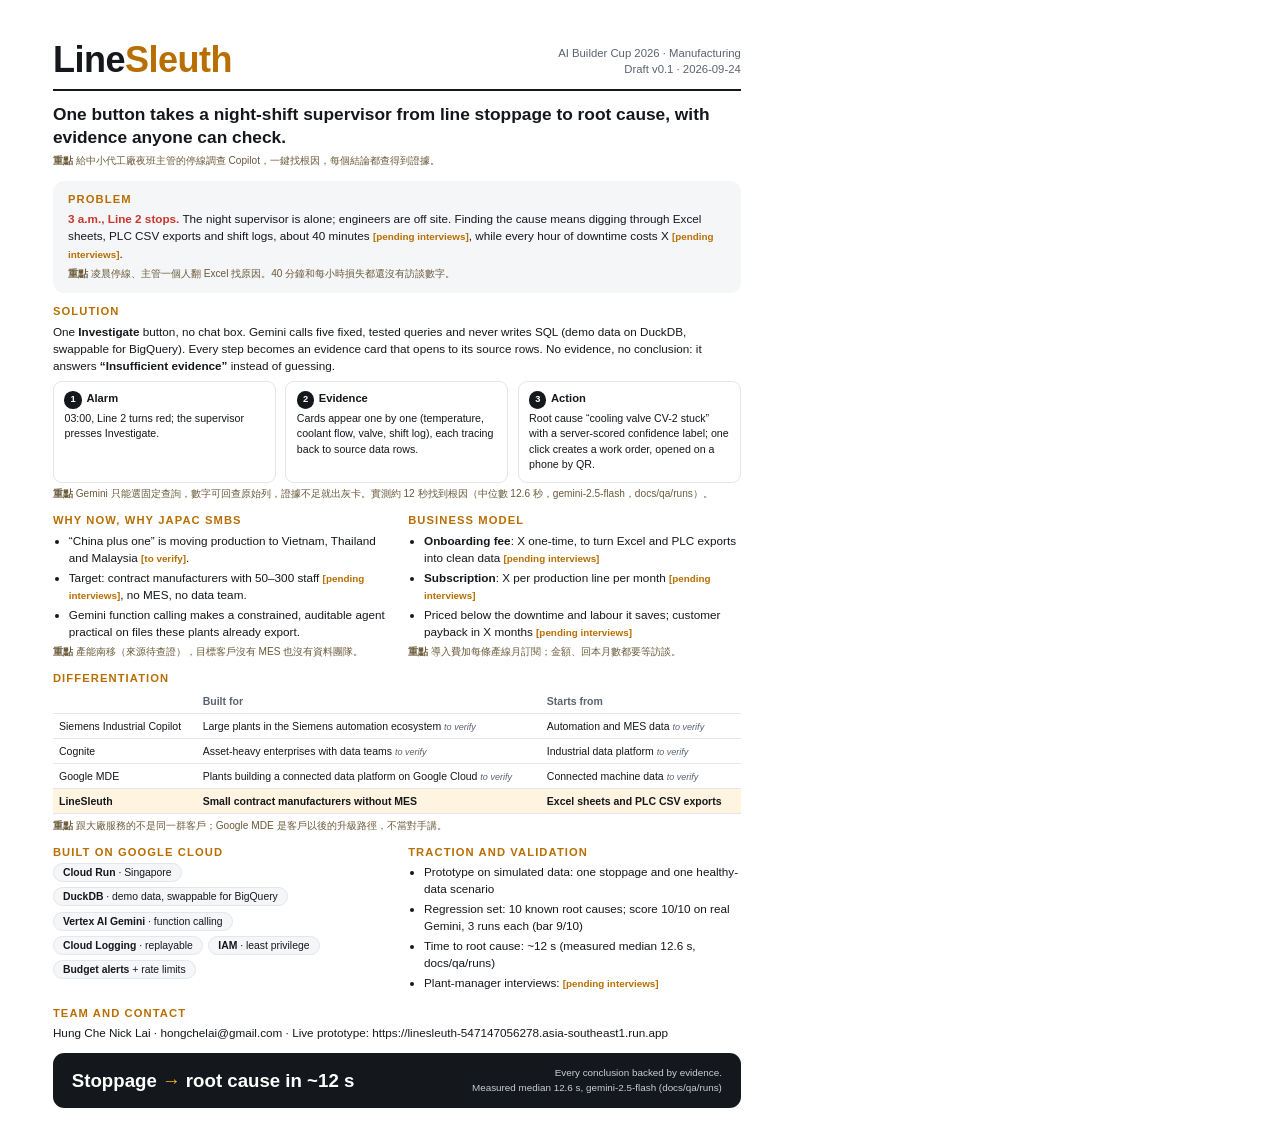
<file: docs/pitch/one-pager.html>
<!DOCTYPE html>
<html lang="en">
<head>
<meta charset="utf-8">
<title>LineSleuth One-Pager</title>
<!-- Print source for one-pager.pdf. Content mirrors one-pager.md (edit both). -->
<style>
  @page { size: A4; margin: 0; }
  :root {
    --ink: #14171c;
    --muted: #5b6270;
    --line: #e3e6eb;
    --amber: #b86e00;
    --amber-bg: #fff4e0;
    --red: #c9362c;
    --panel: #f5f6f8;
    --zh: #6a5a3a;
  }
  * { box-sizing: border-box; }
  html, body { margin: 0; background: #ffffff; color: var(--ink);
    font-family: "Inter", "Segoe UI", Arial, "Microsoft JhengHei", sans-serif; }
  .page { width: 210mm; height: 297mm; padding: 11mm 14mm 9mm; display: flex; flex-direction: column; gap: 3.2mm; overflow: hidden; }
  header { display: flex; justify-content: space-between; align-items: flex-end; border-bottom: 2px solid var(--ink); padding-bottom: 3mm; }
  .brand { font-size: 27pt; font-weight: 800; letter-spacing: -0.5px; line-height: 1; }
  .brand span { color: var(--amber); }
  .meta { text-align: right; font-size: 8.5pt; color: var(--muted); line-height: 1.45; }
  .headline { font-size: 13pt; font-weight: 650; line-height: 1.35; margin: 0; }
  .zh { font-size: 7.6pt; color: var(--zh); margin-top: 1.2mm; line-height: 1.45; }
  .zh::before { content: "重點 "; font-weight: 700; }
  .grid { display: grid; grid-template-columns: 1fr 1fr; gap: 4mm 6mm; }
  section h2 { font-size: 8.4pt; text-transform: uppercase; letter-spacing: 1.1px; color: var(--amber); margin: 0 0 1.4mm; font-weight: 800; }
  section p, section li { font-size: 8.8pt; line-height: 1.45; margin: 0; }
  section ul, section ol { margin: 0; padding-left: 4.2mm; }
  section li { margin-bottom: 0.8mm; }
  .problem { background: var(--panel); border-radius: 3mm; padding: 3.2mm 4mm; }
  .problem p strong { color: var(--red); }
  .demo { display: grid; grid-template-columns: repeat(3, 1fr); gap: 2.4mm; margin-top: 2mm; }
  .step { border: 1px solid var(--line); border-radius: 2.4mm; padding: 2.4mm 2.8mm; }
  .step b { display: block; font-size: 8.4pt; margin-bottom: 0.6mm; }
  .step .n { display: inline-block; width: 4.6mm; height: 4.6mm; border-radius: 50%; background: var(--ink); color: #fff; font-size: 7pt; text-align: center; line-height: 4.6mm; margin-right: 1.2mm; }
  .step p { font-size: 8pt; }
  table { width: 100%; border-collapse: collapse; font-size: 7.9pt; }
  th, td { text-align: left; padding: 1.3mm 1.6mm; border-bottom: 1px solid var(--line); vertical-align: top; line-height: 1.35; }
  th { color: var(--muted); font-weight: 600; }
  tr.us td { background: var(--amber-bg); font-weight: 700; }
  .tag { font-size: 6.8pt; color: var(--muted); font-style: italic; white-space: nowrap; }
  .chips { display: flex; flex-wrap: wrap; gap: 1.4mm; }
  .chip { font-size: 7.8pt; border: 1px solid var(--line); border-radius: 10mm; padding: 0.8mm 2.4mm; background: var(--panel); }
  .chip b { color: var(--ink); }
  footer { margin-top: auto; background: var(--ink); color: #fff; border-radius: 3mm; padding: 3.4mm 5mm; display: flex; justify-content: space-between; align-items: center; }
  footer .big { font-size: 14pt; font-weight: 800; }
  footer .big span { color: #ffb020; }
  footer .small { font-size: 7.4pt; color: #c9ced8; text-align: right; line-height: 1.5; }
  .pending { color: var(--amber); font-weight: 600; font-size: 7.4pt; }
</style>
</head>
<body>
<div class="page">

  <header>
    <div class="brand">Line<span>Sleuth</span></div>
    <div class="meta">AI Builder Cup 2026 · Manufacturing<br>Draft v0.1 · 2026-09-24</div>
  </header>

  <div>
    <p class="headline">One button takes a night-shift supervisor from line stoppage to root cause, with evidence anyone can check.</p>
    <div class="zh">給中小代工廠夜班主管的停線調查 Copilot，一鍵找根因，每個結論都查得到證據。</div>
  </div>

  <section class="problem">
    <h2>Problem</h2>
    <p><strong>3 a.m., Line 2 stops.</strong> The night supervisor is alone; engineers are off site. Finding the cause means digging through Excel sheets, PLC CSV exports and shift logs, about 40 minutes <span class="pending">[pending interviews]</span>, while every hour of downtime costs X <span class="pending">[pending interviews]</span>.</p>
    <div class="zh">凌晨停線、主管一個人翻 Excel 找原因。40 分鐘和每小時損失都還沒有訪談數字。</div>
  </section>

  <section>
    <h2>Solution</h2>
    <p>One <b>Investigate</b> button, no chat box. Gemini calls five fixed, tested queries and never writes SQL (demo data on DuckDB, swappable for BigQuery). Every step becomes an evidence card that opens to its source rows. No evidence, no conclusion: it answers <b>“Insufficient evidence”</b> instead of guessing.</p>
    <div class="demo">
      <div class="step"><b><span class="n">1</span>Alarm</b><p>03:00, Line 2 turns red; the supervisor presses Investigate.</p></div>
      <div class="step"><b><span class="n">2</span>Evidence</b><p>Cards appear one by one (temperature, coolant flow, valve, shift log), each tracing back to source data rows.</p></div>
      <div class="step"><b><span class="n">3</span>Action</b><p>Root cause “cooling valve CV-2 stuck” with a server-scored confidence label; one click creates a work order, opened on a phone by QR.</p></div>
    </div>
    <div class="zh">Gemini 只能選固定查詢，數字可回查原始列，證據不足就出灰卡。實測約 12 秒找到根因（中位數 12.6 秒，gemini-2.5-flash，docs/qa/runs）。</div>
  </section>

  <div class="grid">
    <section>
      <h2>Why now, why JAPAC SMBs</h2>
      <ul>
        <li>“China plus one” is moving production to Vietnam, Thailand and Malaysia <span class="pending">[to verify]</span>.</li>
        <li>Target: contract manufacturers with 50–300 staff <span class="pending">[pending interviews]</span>, no MES, no data team.</li>
        <li>Gemini function calling makes a constrained, auditable agent practical on files these plants already export.</li>
      </ul>
      <div class="zh">產能南移（來源待查證），目標客戶沒有 MES 也沒有資料團隊。</div>
    </section>
    <section>
      <h2>Business model</h2>
      <ul>
        <li><b>Onboarding fee</b>: X one-time, to turn Excel and PLC exports into clean data <span class="pending">[pending interviews]</span></li>
        <li><b>Subscription</b>: X per production line per month <span class="pending">[pending interviews]</span></li>
        <li>Priced below the downtime and labour it saves; customer payback in X months <span class="pending">[pending interviews]</span></li>
      </ul>
      <div class="zh">導入費加每條產線月訂閱；金額、回本月數都要等訪談。</div>
    </section>
  </div>

  <section>
    <h2>Differentiation</h2>
    <table>
      <tr><th></th><th>Built for</th><th>Starts from</th></tr>
      <tr><td>Siemens Industrial Copilot</td><td>Large plants in the Siemens automation ecosystem <span class="tag">to verify</span></td><td>Automation and MES data <span class="tag">to verify</span></td></tr>
      <tr><td>Cognite</td><td>Asset-heavy enterprises with data teams <span class="tag">to verify</span></td><td>Industrial data platform <span class="tag">to verify</span></td></tr>
      <tr><td>Google MDE</td><td>Plants building a connected data platform on Google Cloud <span class="tag">to verify</span></td><td>Connected machine data <span class="tag">to verify</span></td></tr>
      <tr class="us"><td>LineSleuth</td><td>Small contract manufacturers without MES</td><td>Excel sheets and PLC CSV exports</td></tr>
    </table>
    <div class="zh">跟大廠服務的不是同一群客戶；Google MDE 是客戶以後的升級路徑，不當對手講。</div>
  </section>

  <div class="grid">
    <section>
      <h2>Built on Google Cloud</h2>
      <div class="chips">
        <span class="chip"><b>Cloud Run</b> · Singapore</span>
        <span class="chip"><b>DuckDB</b> · demo data, swappable for BigQuery</span>
        <span class="chip"><b>Vertex AI Gemini</b> · function calling</span>
        <span class="chip"><b>Cloud Logging</b> · replayable</span>
        <span class="chip"><b>IAM</b> · least privilege</span>
        <span class="chip"><b>Budget alerts</b> + rate limits</span>
      </div>
    </section>
    <section>
      <h2>Traction and validation</h2>
      <ul>
        <li>Prototype on simulated data: one stoppage and one healthy-data scenario</li>
        <li>Regression set: 10 known root causes; score 10/10 on real Gemini, 3 runs each (bar 9/10)</li>
        <li>Time to root cause: ~12 s (measured median 12.6 s, docs/qa/runs)</li>
        <li>Plant-manager interviews: <span class="pending">[pending interviews]</span></li>
      </ul>
    </section>
  </div>

  <section>
    <h2>Team and contact</h2>
    <p>Hung Che Nick Lai · hongchelai@gmail.com · Live prototype: https://linesleuth-547147056278.asia-southeast1.run.app</p>
  </section>

  <footer>
    <div class="big">Stoppage <span>→</span> root cause in ~12 s</div>
    <div class="small">Every conclusion backed by evidence.<br>Measured median 12.6 s, gemini-2.5-flash (docs/qa/runs)</div>
  </footer>

</div>
</body>
</html>
</file>
